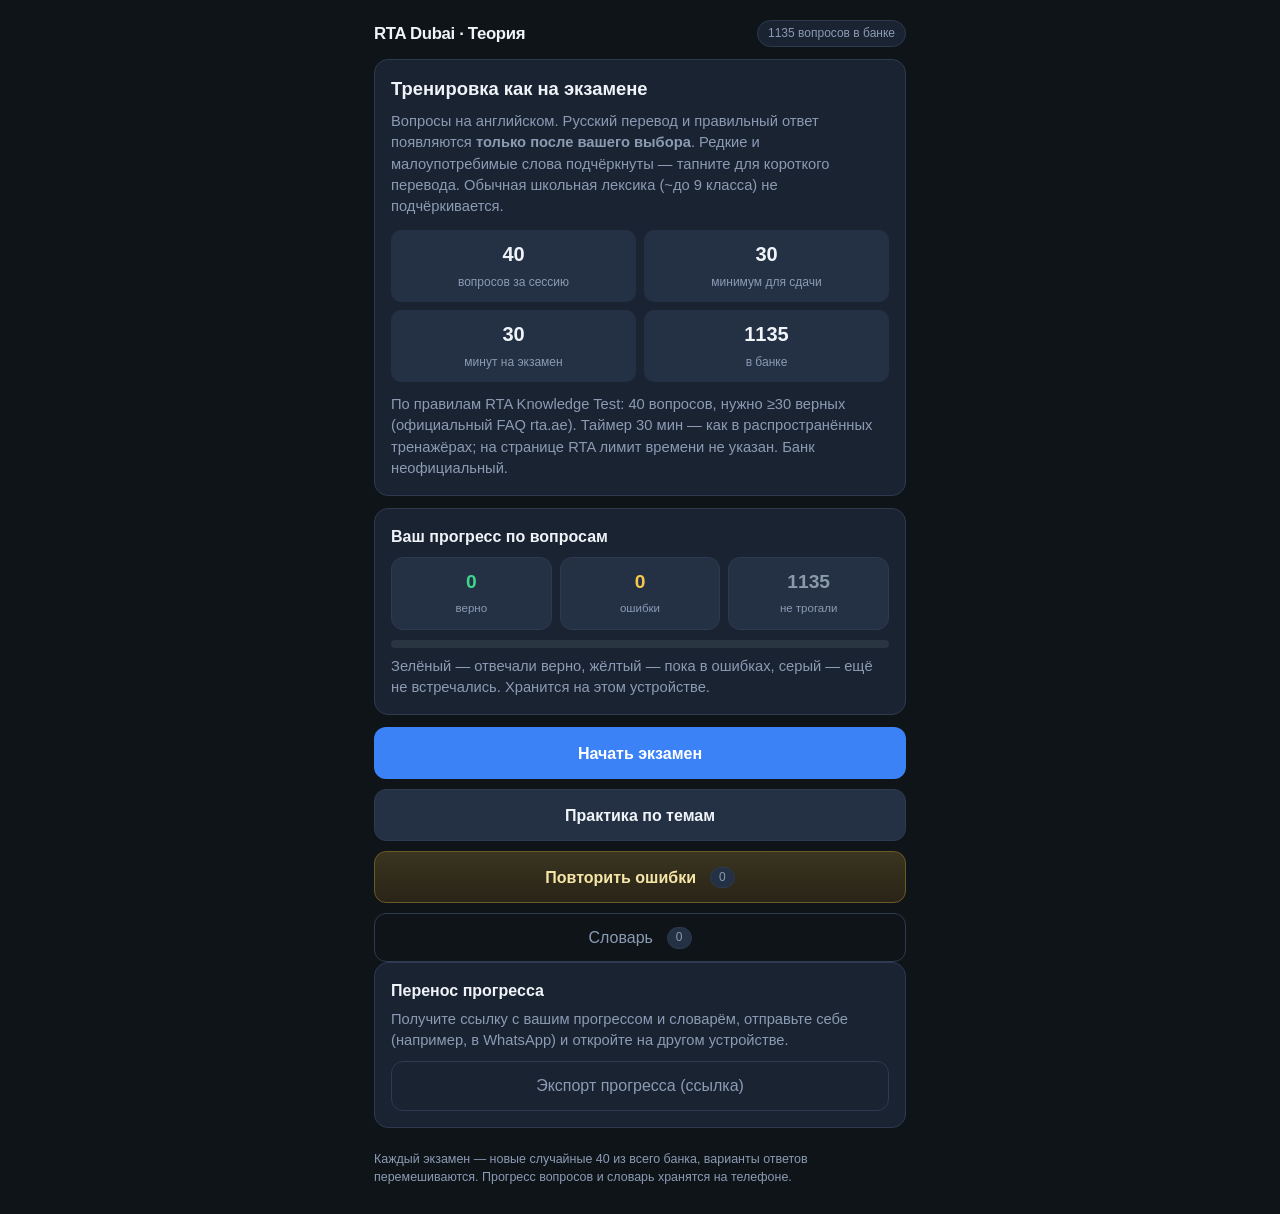
<file: index.html>
<!DOCTYPE html>
<html lang="ru">
<head>
  <meta charset="utf-8" />
  <meta name="viewport" content="width=device-width, initial-scale=1, viewport-fit=cover" />
  <meta name="theme-color" content="#0f1419" />
  <meta name="apple-mobile-web-app-capable" content="yes" />
  <meta name="apple-mobile-web-app-status-bar-style" content="black-translucent" />
  <title>RTA Dubai — Теория (практика)</title>
  <link rel="stylesheet" href="styles.css" />
  <link rel="manifest" href="manifest.webmanifest" />
</head>
<body>
  <div class="app">
    <!-- HOME -->
    <section id="screen-home" class="screen">
      <div class="header">
        <h1>RTA Dubai · Теория</h1>
        <span class="badge" id="home-count">…</span>
      </div>
      <div class="card">
        <h2>Тренировка как на экзамене</h2>
        <p>Вопросы на английском. Русский перевод и правильный ответ появляются <b>только после вашего выбора</b>. Редкие и малоупотребимые слова подчёркнуты — тапните для короткого перевода. Обычная школьная лексика (~до 9 класса) не подчёркивается.</p>
        <div class="rules">
          <div class="rule"><b id="rule-q">40</b><span>вопросов за сессию</span></div>
          <div class="rule"><b id="rule-pass">30</b><span>минимум для сдачи</span></div>
          <div class="rule"><b id="rule-min">30</b><span>минут на экзамен</span></div>
          <div class="rule"><b id="rule-bank">1135</b><span>в банке</span></div>
        </div>
        <p class="note">По правилам RTA Knowledge Test: 40 вопросов, нужно ≥30 верных (официальный FAQ rta.ae). Таймер 30 мин — как в распространённых тренажёрах; на странице RTA лимит времени не указан. Банк неофициальный.</p>
      </div>
      <div class="card" id="home-progress-card" style="margin-top:0">
        <h2 style="font-size:1rem;margin:0 0 8px">Ваш прогресс по вопросам</h2>
        <div class="prog-legend" id="home-progress">
          <div class="prog-pill ok"><b id="prog-ok">0</b><span>верно</span></div>
          <div class="prog-pill bad"><b id="prog-bad">0</b><span>ошибки</span></div>
          <div class="prog-pill dim"><b id="prog-new">0</b><span>не трогали</span></div>
        </div>
        <div class="prog-bar" aria-hidden="true"><i id="prog-bar-ok"></i><i id="prog-bar-bad"></i></div>
        <p class="note" style="margin:8px 0 0">Зелёный — отвечали верно, жёлтый — пока в ошибках, серый — ещё не встречались. Хранится на этом устройстве.</p>
      </div>
      <div class="stack">
        <button type="button" class="btn" id="btn-exam">Начать экзамен</button>
        <button type="button" class="btn secondary" id="btn-practice">Практика по темам</button>
        <button type="button" class="btn warn" id="btn-errors">Повторить ошибки <span class="badge-inline" id="errors-badge">0</span></button>
        <button type="button" class="btn ghost" id="btn-vocab">Словарь <span class="badge-inline" id="vocab-badge">0</span></button>
      </div>
      <div class="card" id="transfer-card">
        <h2 style="font-size:1rem;margin:0 0 6px">Перенос прогресса</h2>
        <p class="note" style="margin:0 0 10px">Получите ссылку с вашим прогрессом и словарём, отправьте себе (например, в WhatsApp) и откройте на другом устройстве.</p>
        <button type="button" class="btn ghost" id="btn-export">Экспорт прогресса (ссылка)</button>
        <div id="export-box" class="hidden" style="margin-top:10px">
          <textarea id="export-link" class="export-link" readonly rows="4" aria-label="Ссылка с прогрессом"></textarea>
          <div class="row" style="margin-top:8px">
            <button type="button" class="btn secondary" id="btn-copy" style="min-height:42px;font-size:0.9rem">Копировать</button>
            <button type="button" class="btn secondary hidden" id="btn-share" style="min-height:42px;font-size:0.9rem">Поделиться</button>
          </div>
          <p class="note" id="export-note" style="margin:8px 0 0"></p>
        </div>
      </div>
      <p class="note">Каждый экзамен — новые случайные 40 из всего банка, варианты ответов перемешиваются. Прогресс вопросов и словарь хранятся на телефоне.</p>
    </section>

    <!-- TOPICS -->
    <section id="screen-topics" class="screen hidden">
      <div class="header">
        <h1>Практика</h1>
        <button type="button" class="btn ghost" id="btn-topics-back" style="width:auto;padding:8px 12px;min-height:36px">Назад</button>
      </div>
      <div class="card">
        <h2>Выберите тему</h2>
        <p>Вопросы в случайном порядке. Русский — только после ответа. Без таймера.</p>
        <div class="filter-row" id="practice-filters" role="tablist" aria-label="Фильтр вопросов">
          <button type="button" class="filter-chip active" data-filter="all">Все</button>
          <button type="button" class="filter-chip" data-filter="wrong">Только ошибки</button>
          <button type="button" class="filter-chip" data-filter="unseen">Только новые</button>
        </div>
      </div>
      <div class="topic-list" id="topic-list"></div>
    </section>

    <!-- VOCAB -->
    <section id="screen-vocab" class="screen hidden">
      <div class="header">
        <h1>Словарь</h1>
        <button type="button" class="btn ghost" id="btn-vocab-back" style="width:auto;padding:8px 12px;min-height:36px">Назад</button>
      </div>
      <div class="card">
        <div class="vocab-stats" id="vocab-stats"></div>
        <p class="note" style="margin-top:8px">Тапайте подчёркнутые слова в вопросах — короткий перевод. После ответа отметьте «Знаю» / «Не знаю». Известные слова больше не подчёркиваются.</p>
      </div>
      <div class="row" style="margin-bottom:10px">
        <button type="button" class="btn secondary" id="btn-flashcards" style="min-height:44px">Карточки (учу)</button>
      </div>
      <div class="vocab-tabs">
        <button type="button" class="vocab-tab active" data-tab="learning">Учу</button>
        <button type="button" class="vocab-tab" data-tab="known">Знаю</button>
      </div>
      <div class="vocab-list" id="vocab-list"></div>
    </section>

    <!-- FLASHCARDS -->
    <section id="screen-flash" class="screen hidden">
      <div class="header">
        <h1>Карточки</h1>
        <button type="button" class="btn ghost" id="btn-flash-back" style="width:auto;padding:8px 12px;min-height:36px">Назад</button>
      </div>
      <div class="card flash-card" id="flash-card">
        <div class="flash-en" id="flash-en">—</div>
        <div class="flash-ru hidden" id="flash-ru">—</div>
        <p class="note" id="flash-hint">Тапните карточку, чтобы увидеть перевод</p>
      </div>
      <div class="row">
        <button type="button" class="btn bad" id="btn-flash-no" style="min-height:48px">Не знаю</button>
        <button type="button" class="btn good" id="btn-flash-yes" style="min-height:48px">Знаю</button>
      </div>
      <p class="note" id="flash-progress" style="text-align:center"></p>
    </section>

    <!-- QUIZ -->
    <section id="screen-quiz" class="screen hidden">
      <div class="header">
        <h1>Вопрос</h1>
        <span class="badge timer" id="quiz-timer">—</span>
      </div>
      <div class="progress-wrap">
        <div class="progress-meta">
          <span id="progress-label">—</span>
          <button type="button" class="btn ghost" id="btn-quit" style="width:auto;min-height:32px;padding:4px 10px;font-size:0.8rem">Выйти</button>
        </div>
        <div class="progress-bar"><i id="progress-fill"></i></div>
      </div>
      <div class="card" style="flex:1">
        <div class="q-num" id="q-num"></div>
        <p class="q-text" id="q-text"></p>
        <div id="q-img-wrap"></div>
        <div class="opts" id="opts"></div>
        <div class="feedback" id="feedback"></div>
        <div class="ru-block" id="ru-block">
          <div class="label">Перевод вопроса</div>
          <div class="text" id="ru-q"></div>
        </div>
        <div class="term-mark hidden" id="term-mark">
          <div class="label">Слова из вопроса</div>
          <div class="term-chips" id="term-chips"></div>
        </div>
      </div>
      <div class="footer-actions">
        <button type="button" class="btn hidden" id="btn-next">Далее</button>
      </div>
    </section>

    <!-- RESULT -->
    <section id="screen-result" class="screen hidden">
      <div class="header">
        <h1>Результат</h1>
      </div>
      <div class="card result-score">
        <div class="big" id="result-big">0 / 40</div>
        <div class="verdict" id="result-verdict">—</div>
        <p id="result-sub" class="note"></p>
      </div>
      <div class="stack" style="margin-bottom:12px">
        <button type="button" class="btn" id="btn-again">Ещё раз</button>
        <button type="button" class="btn secondary" id="btn-home">На главную</button>
      </div>
      <h2 style="font-size:1rem;margin:8px 0">Разбор ошибок</h2>
      <div class="wrong-list" id="wrong-list"></div>
    </section>
  </div>

  <!-- Gloss popup -->
  <div id="gloss-pop" class="gloss-pop hidden" role="dialog" aria-live="polite">
    <div class="gloss-inner">
      <div class="gloss-term" id="gloss-term"></div>
      <div class="gloss-ru" id="gloss-ru"></div>
      <div class="gloss-actions row">
        <button type="button" class="btn bad" id="gloss-no" style="min-height:40px;font-size:0.9rem">Не знаю</button>
        <button type="button" class="btn good" id="gloss-yes" style="min-height:40px;font-size:0.9rem">Знаю</button>
      </div>
      <button type="button" class="btn ghost" id="gloss-close" style="min-height:36px;margin-top:6px;font-size:0.85rem">Закрыть</button>
    </div>
  </div>

  <div id="import-pop" class="gloss-pop hidden" role="dialog" aria-modal="true">
    <div class="gloss-inner">
      <div class="gloss-term">Получен прогресс по ссылке</div>
      <div class="gloss-ru" id="import-summary"></div>
      <p class="note" style="margin:0 0 10px">Объединить — добавить к текущему (верные ответы и слова сохраняются, при расхождении побеждает более поздний ответ). Заменить — стереть текущий прогресс на этом устройстве.</p>
      <button type="button" class="btn" id="import-merge" style="min-height:44px">Объединить</button>
      <button type="button" class="btn warn" id="import-replace" style="min-height:44px;margin-top:8px">Заменить</button>
      <button type="button" class="btn ghost" id="import-cancel" style="min-height:40px;margin-top:6px;font-size:0.9rem">Отмена</button>
    </div>
  </div>

  <script src="transfer.js"></script>
  <script src="app.js"></script>
</body>
</html>
</file>
<file: styles.css>
:root {
  --bg: #0f1419;
  --card: #1a2332;
  --card2: #243044;
  --text: #f0f4f8;
  --muted: #8b9bb4;
  --accent: #3b82f6;
  --accent2: #2563eb;
  --good: #22c55e;
  --bad: #ef4444;
  --warn: #f59e0b;
  --ru: #94a3b8;
  --border: #2d3a4f;
  --radius: 14px;
  --safe-b: env(safe-area-inset-bottom, 0px);
}
* { box-sizing: border-box; -webkit-tap-highlight-color: transparent; }
html, body {
  margin: 0; padding: 0;
  background: var(--bg); color: var(--text);
  font-family: -apple-system, BlinkMacSystemFont, "Segoe UI", Roboto, "Helvetica Neue", Arial, sans-serif;
  font-size: 16px; line-height: 1.45;
  min-height: 100%;
}
button, select { font: inherit; }
.app { max-width: 560px; margin: 0 auto; min-height: 100dvh; display: flex; flex-direction: column; padding: 12px 14px calc(16px + var(--safe-b)); }
.header {
  display: flex; align-items: center; justify-content: space-between; gap: 8px;
  padding: 8px 0 12px; position: sticky; top: 0; background: var(--bg); z-index: 5;
}
.header h1 { font-size: 1.05rem; margin: 0; font-weight: 700; letter-spacing: -0.02em; }
.badge {
  font-size: 0.75rem; color: var(--muted); background: var(--card);
  border: 1px solid var(--border); border-radius: 999px; padding: 4px 10px; white-space: nowrap;
}
.card {
  background: var(--card); border: 1px solid var(--border);
  border-radius: var(--radius); padding: 16px; margin-bottom: 12px;
}
.card h2 { margin: 0 0 8px; font-size: 1.15rem; }
.card p { margin: 0 0 10px; color: var(--muted); font-size: 0.92rem; }
.card p:last-child { margin-bottom: 0; }
.rules { display: grid; grid-template-columns: 1fr 1fr; gap: 8px; margin: 12px 0; }
.rule {
  background: var(--card2); border-radius: 10px; padding: 10px 12px; text-align: center;
}
.rule b { display: block; font-size: 1.25rem; color: var(--text); }
.rule span { font-size: 0.75rem; color: var(--muted); }
.btn {
  display: flex; align-items: center; justify-content: center; gap: 8px;
  width: 100%; min-height: 52px; border: none; border-radius: 12px;
  background: var(--accent); color: #fff; font-weight: 600; font-size: 1rem;
  cursor: pointer; padding: 12px 16px; transition: background .15s, transform .05s;
}
.btn:active { transform: scale(0.98); }
.btn:disabled { opacity: 0.45; cursor: not-allowed; }
.btn.secondary { background: var(--card2); color: var(--text); border: 1px solid var(--border); }
.btn.ghost { background: transparent; color: var(--muted); border: 1px solid var(--border); min-height: 44px; font-weight: 500; }
.btn.good { background: var(--good); }
.btn.bad { background: var(--bad); }
.stack { display: flex; flex-direction: column; gap: 10px; }
.row { display: flex; gap: 8px; }
.row .btn { flex: 1; }
.select {
  width: 100%; min-height: 48px; border-radius: 12px; border: 1px solid var(--border);
  background: var(--card2); color: var(--text); padding: 10px 12px;
}
.progress-wrap { margin-bottom: 10px; }
.progress-meta {
  display: flex; justify-content: space-between; align-items: center;
  font-size: 0.85rem; color: var(--muted); margin-bottom: 6px;
}
.progress-bar {
  height: 6px; background: var(--card2); border-radius: 99px; overflow: hidden;
}
.progress-bar > i {
  display: block; height: 100%; background: var(--accent); width: 0%;
  transition: width .2s;
}
.timer.warn { color: var(--warn); font-weight: 700; }
.timer.danger { color: var(--bad); font-weight: 700; }
.q-num { font-size: 0.8rem; color: var(--muted); margin-bottom: 6px; }
.q-text { font-size: 1.08rem; font-weight: 600; margin: 0 0 12px; letter-spacing: -0.01em; }
.q-img {
  display: block; max-width: 100%; max-height: 220px; margin: 0 auto 14px;
  border-radius: 10px; background: #fff; object-fit: contain;
}
.opts { display: flex; flex-direction: column; gap: 8px; }
.opt {
  text-align: left; width: 100%; min-height: 56px; padding: 12px 14px;
  border-radius: 12px; border: 2px solid var(--border); background: var(--card2);
  color: var(--text); cursor: pointer; font-weight: 500; font-size: 0.98rem;
  display: flex; flex-direction: column; gap: 4px; align-items: flex-start;
}
.opt .letter {
  display: inline-flex; align-items: center; justify-content: center;
  width: 24px; height: 24px; border-radius: 8px; background: var(--border);
  font-size: 0.75rem; font-weight: 700; margin-right: 8px; flex-shrink: 0;
}
.opt .en { display: flex; align-items: flex-start; gap: 0; width: 100%; }
.opt .en-text { flex: 1; }
.opt.selected { border-color: var(--accent); background: #1e3a5f; }
.opt.correct { border-color: var(--good); background: #14532d; }
.opt.wrong { border-color: var(--bad); background: #7f1d1d; }
.opt.dim { opacity: 0.55; }
.opt .ru {
  font-size: 0.82rem; color: var(--ru); font-weight: 400;
  padding-left: 32px; margin-top: 2px; display: none;
}
.opt.revealed .ru { display: block; }
.feedback {
  margin-top: 12px; padding: 12px 14px; border-radius: 12px;
  font-weight: 600; display: none;
}
.feedback.show { display: block; }
.feedback.ok { background: #14532d; color: #bbf7d0; }
.feedback.no { background: #7f1d1d; color: #fecaca; }
.ru-block {
  margin-top: 12px; padding: 12px; border-radius: 12px;
  background: #111827; border: 1px dashed var(--border); display: none;
}
.ru-block.show { display: block; }
.ru-block .label { font-size: 0.7rem; text-transform: uppercase; letter-spacing: .06em; color: var(--muted); margin-bottom: 4px; }
.ru-block .text { color: var(--ru); font-size: 0.92rem; }
.footer-actions {
  margin-top: auto; padding-top: 12px; display: flex; flex-direction: column; gap: 8px;
  position: sticky; bottom: 0; background: linear-gradient(transparent, var(--bg) 20%);
  padding-bottom: calc(8px + var(--safe-b));
}
.result-score {
  text-align: center; padding: 20px 12px;
}
.result-score .big {
  font-size: 3rem; font-weight: 800; letter-spacing: -0.03em; line-height: 1;
}
.result-score .verdict {
  font-size: 1.3rem; font-weight: 700; margin-top: 8px;
}
.result-score .verdict.pass { color: var(--good); }
.result-score .verdict.fail { color: var(--bad); }
.wrong-list { display: flex; flex-direction: column; gap: 10px; }
.wrong-item { background: var(--card); border: 1px solid var(--border); border-radius: 12px; padding: 12px; }
.wrong-item .wq { font-weight: 600; margin-bottom: 6px; }
.wrong-item .wru { color: var(--ru); font-size: 0.85rem; margin-bottom: 8px; }
.wrong-item .wa { font-size: 0.88rem; }
.wrong-item .wa .yours { color: #fca5a5; }
.wrong-item .wa .right { color: #86efac; }
.topic-list { display: flex; flex-direction: column; gap: 6px; max-height: 50vh; overflow: auto; -webkit-overflow-scrolling: touch; }
.topic-btn {
  text-align: left; width: 100%; min-height: 48px; padding: 10px 12px;
  border-radius: 10px; border: 1px solid var(--border); background: var(--card2);
  color: var(--text); cursor: pointer; display: flex; justify-content: space-between; gap: 8px; align-items: center;
}
.topic-btn span:first-child { font-size: 0.92rem; }
.topic-btn .n { color: var(--muted); font-size: 0.8rem; white-space: nowrap; }
.note { font-size: 0.78rem; color: var(--muted); margin-top: 10px; }
.hidden { display: none !important; }
.screen { flex: 1; display: flex; flex-direction: column; }

/* —— Vocabulary / tap-translate —— */
.tap-word {
  text-decoration: underline;
  text-decoration-style: dotted;
  text-decoration-color: rgba(59, 130, 246, 0.55);
  text-underline-offset: 3px;
  cursor: pointer;
  border-radius: 3px;
}
.tap-word:active, .tap-word.active {
  background: rgba(59, 130, 246, 0.25);
}
.opt .tap-word { text-decoration-color: rgba(147, 197, 253, 0.5); }

.gloss-pop {
  position: fixed; inset: 0; z-index: 50;
  background: rgba(0,0,0,0.55);
  display: flex; align-items: flex-end; justify-content: center;
  padding: 14px 14px calc(14px + var(--safe-b));
}
.gloss-pop.hidden { display: none !important; }
.gloss-inner {
  width: 100%; max-width: 560px;
  background: var(--card); border: 1px solid var(--border);
  border-radius: 16px; padding: 16px;
  box-shadow: 0 -8px 40px rgba(0,0,0,0.4);
}
.gloss-term {
  font-size: 1.15rem; font-weight: 700; margin-bottom: 4px;
  letter-spacing: -0.01em;
}
.gloss-ru { color: var(--ru); font-size: 1rem; margin-bottom: 12px; }

.term-mark { margin-top: 12px; }
.term-mark .label {
  font-size: 0.7rem; text-transform: uppercase; letter-spacing: .06em;
  color: var(--muted); margin-bottom: 8px;
}
.term-chips { display: flex; flex-wrap: wrap; gap: 6px; }
.term-chip {
  display: inline-flex; flex-direction: column; gap: 4px;
  background: var(--card2); border: 1px solid var(--border);
  border-radius: 10px; padding: 8px 10px; max-width: 100%;
}
.term-chip .tw { font-weight: 600; font-size: 0.9rem; }
.term-chip .tr { color: var(--ru); font-size: 0.78rem; }
.term-chip .acts { display: flex; gap: 4px; }
.term-chip .acts button {
  border: none; border-radius: 8px; padding: 4px 8px; font-size: 0.75rem;
  font-weight: 600; cursor: pointer; color: #fff;
}
.term-chip .acts .y { background: var(--good); }
.term-chip .acts .n { background: var(--card); border: 1px solid var(--border) !important; color: var(--muted) !important; }
.term-chip.known { opacity: 0.55; border-color: var(--good); }
.term-chip.learning { border-color: var(--warn); }

.badge-inline {
  display: inline-block; margin-left: 6px; font-size: 0.75rem;
  background: var(--card2); border: 1px solid var(--border);
  border-radius: 999px; padding: 1px 8px; color: var(--muted); font-weight: 500;
}

.vocab-stats {
  display: grid; grid-template-columns: 1fr 1fr 1fr; gap: 8px;
}
.vocab-stat {
  background: var(--card2); border-radius: 10px; padding: 10px; text-align: center;
}
.vocab-stat b { display: block; font-size: 1.2rem; }
.vocab-stat span { font-size: 0.72rem; color: var(--muted); }

.vocab-tabs { display: flex; gap: 6px; margin-bottom: 10px; }
.vocab-tab {
  flex: 1; min-height: 40px; border-radius: 10px; border: 1px solid var(--border);
  background: var(--card2); color: var(--muted); font-weight: 600; cursor: pointer;
}
.vocab-tab.active { background: var(--accent); color: #fff; border-color: var(--accent); }

.vocab-list { display: flex; flex-direction: column; gap: 6px; flex: 1; overflow: auto; -webkit-overflow-scrolling: touch; }
.vocab-item {
  display: flex; justify-content: space-between; align-items: center; gap: 8px;
  background: var(--card); border: 1px solid var(--border); border-radius: 10px;
  padding: 10px 12px;
}
.vocab-item .en { font-weight: 600; }
.vocab-item .ru { color: var(--ru); font-size: 0.85rem; }
.vocab-item .meta { text-align: right; }
.vocab-item button {
  border: 1px solid var(--border); background: var(--card2); color: var(--muted);
  border-radius: 8px; padding: 4px 8px; font-size: 0.75rem; cursor: pointer;
}

.flash-card {
  flex: 1; display: flex; flex-direction: column; align-items: center; justify-content: center;
  text-align: center; min-height: 220px; cursor: pointer; user-select: none;
}
.flash-en { font-size: 1.6rem; font-weight: 800; letter-spacing: -0.02em; margin-bottom: 12px; }
.flash-ru { font-size: 1.2rem; color: var(--ru); }
.flash-ru.hidden { display: none; }

/* Progress */
.prog-legend { display: grid; grid-template-columns: repeat(3, 1fr); gap: 8px; }
.prog-pill {
  background: var(--card2, #1a222c);
  border: 1px solid var(--border, #2a3542);
  border-radius: 12px;
  padding: 10px 8px;
  text-align: center;
}
.prog-pill b { display: block; font-size: 1.2rem; color: var(--text); }
.prog-pill span { font-size: 0.72rem; color: var(--muted); }
.prog-pill.ok b { color: #3dd68c; }
.prog-pill.bad b { color: #f5c84c; }
.prog-pill.dim b { color: #8b9aab; }
.prog-bar {
  display: flex;
  height: 8px;
  border-radius: 99px;
  overflow: hidden;
  background: #2a3542;
  margin-top: 10px;
}
.prog-bar i { display: block; height: 100%; }
#prog-bar-ok { background: #3dd68c; width: 0%; }
#prog-bar-bad { background: #f5c84c; width: 0%; }
.btn.warn {
  background: linear-gradient(180deg, #3a3420, #2a2418);
  border: 1px solid #6a5a28;
  color: #f5e6a8;
}
.btn.warn:active { filter: brightness(1.08); }
.filter-row { display: flex; flex-wrap: wrap; gap: 8px; margin-top: 12px; }
.filter-chip {
  border: 1px solid var(--border, #2a3542);
  background: transparent;
  color: var(--muted);
  border-radius: 999px;
  padding: 8px 12px;
  font-size: 0.82rem;
  min-height: 36px;
}
.filter-chip.active {
  background: #1e3a5f;
  border-color: #3b6ea5;
  color: #dcecff;
}
.topic-btn .prog-mini {
  display: flex;
  gap: 6px;
  margin-top: 4px;
  font-size: 0.72rem;
  color: var(--muted);
  width: 100%;
}
.topic-btn .prog-mini .g { color: #3dd68c; }
.topic-btn .prog-mini .y { color: #f5c84c; }
.topic-btn .prog-mini .z { color: #8b9aab; }
.topic-btn {
  flex-wrap: wrap;
}
.topic-btn .topic-main {
  display: flex;
  justify-content: space-between;
  width: 100%;
  gap: 8px;
  align-items: baseline;
}

/* Transfer */
.export-link {
  width: 100%; box-sizing: border-box; resize: none;
  background: #0f151c; color: #cfe3ff; border: 1px solid var(--border);
  border-radius: 10px; padding: 8px; font-size: 0.72rem;
  font-family: ui-monospace, Menlo, Consolas, monospace; word-break: break-all;
}
#transfer-card .hidden, #export-box.hidden, #btn-share.hidden { display: none !important; }
</file>
